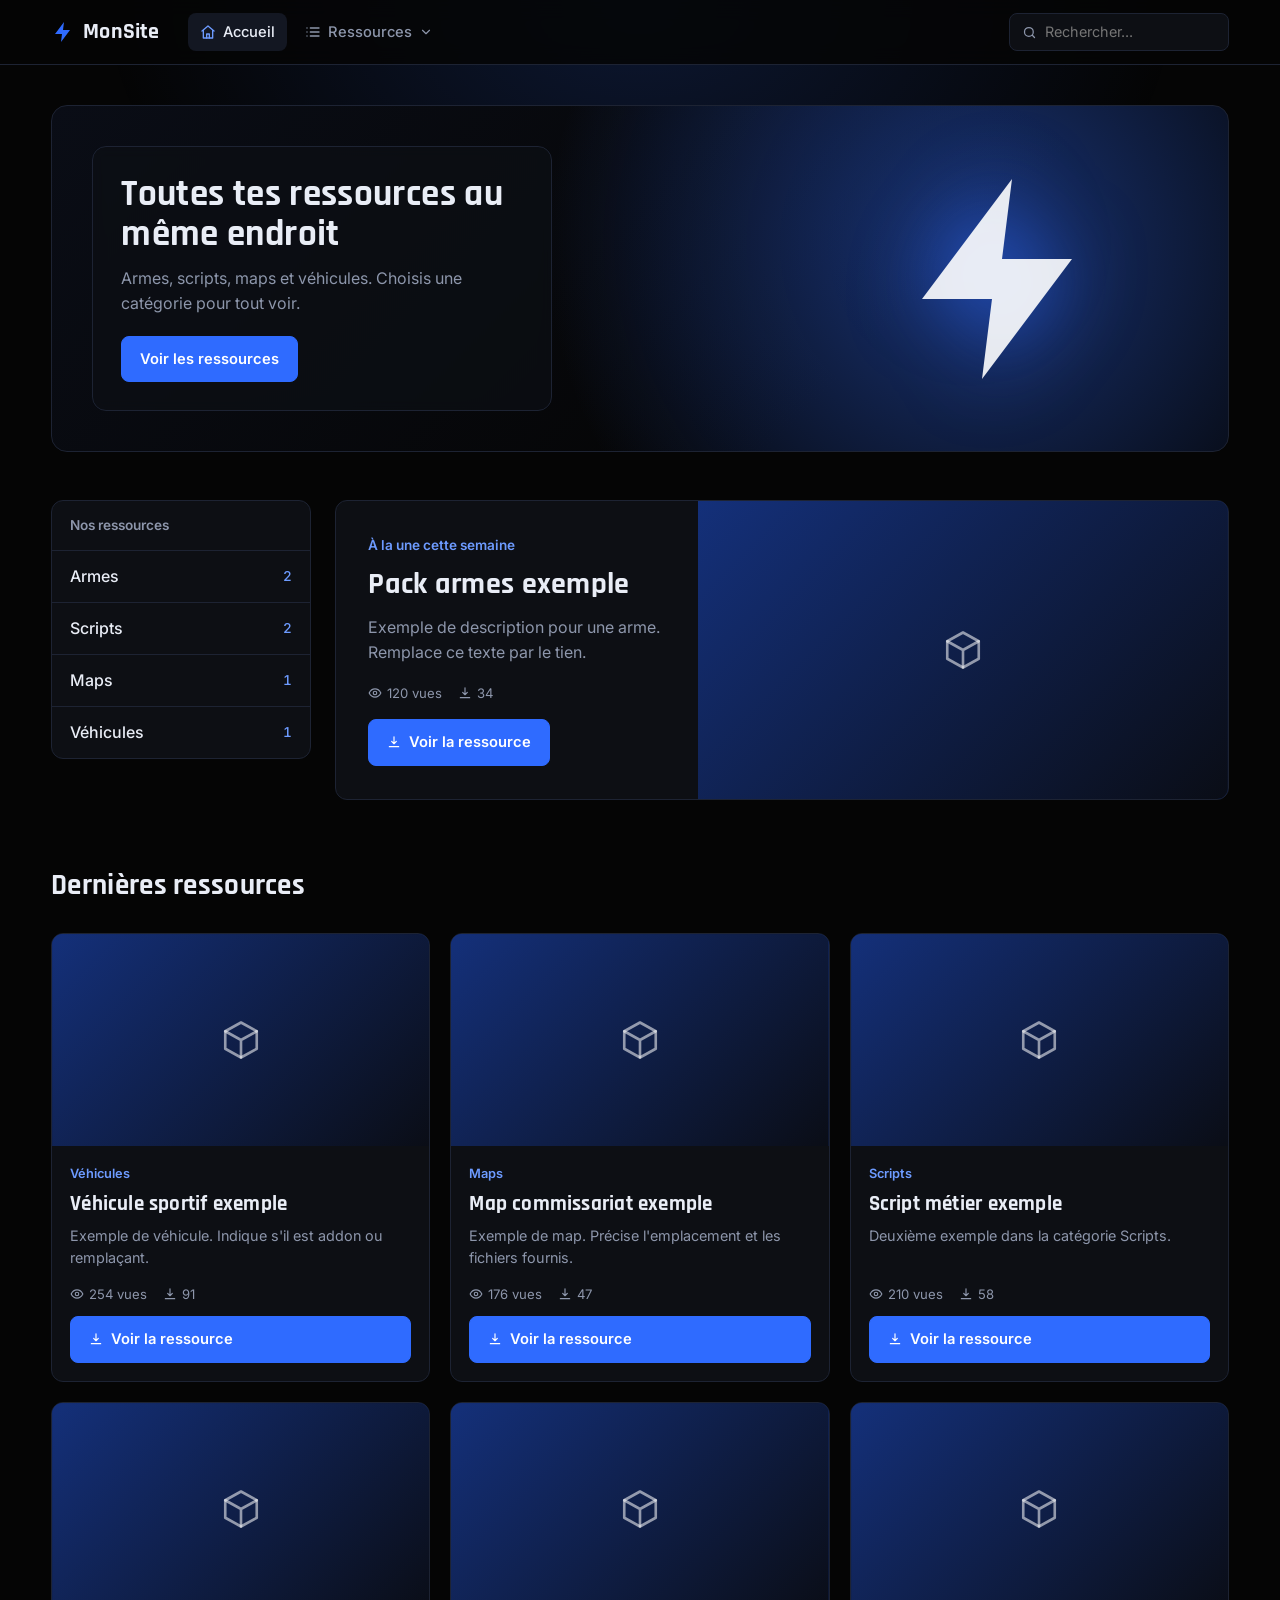
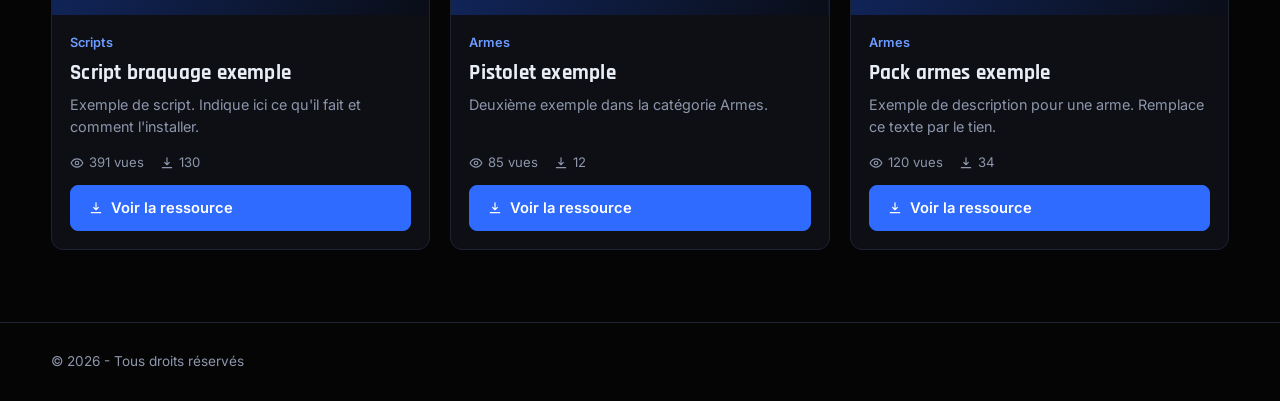
<file: index.html>
<!DOCTYPE html>
<html lang="fr">
<head>
  <meta charset="UTF-8">
  <meta name="viewport" content="width=device-width, initial-scale=1">
  <title>Accueil</title>
  <link rel="preconnect" href="https://fonts.googleapis.com">
  <link rel="preconnect" href="https://fonts.gstatic.com" crossorigin>
  <link href="https://fonts.googleapis.com/css2?family=Inter:wght@400;500;600&family=Rajdhani:wght@600;700&display=swap" rel="stylesheet">
  <link rel="stylesheet" href="style.css">
</head>
<body data-page="accueil">

  <div id="entete"></div>

  <main class="conteneur">

    <section class="banniere">
      <svg class="banniere-grand-logo" viewBox="0 0 24 24" fill="currentColor" aria-hidden="true"><path d="M13 2 4 14h7l-1 8 9-12h-7z"/></svg>
      <div class="banniere-texte">
        <h1>Toutes tes ressources au même endroit</h1>
        <p>Armes, scripts, maps et véhicules. Choisis une catégorie pour tout voir.</p>
        <a class="bouton" href="categorie.html?cat=tout">Voir les ressources</a>
      </div>
    </section>

    <section class="accueil-grille">
      <aside class="panneau">
        <div class="panneau-titre">Nos ressources</div>
        <nav class="liste-categories" id="liste-categories" aria-label="Catégories"></nav>
      </aside>
      <div id="une" class="une"></div>
    </section>

    <section>
      <div class="page-entete" style="padding-top:0">
        <h2 style="font-size:1.8rem">Dernières ressources</h2>
      </div>
      <div class="grille" id="recentes"></div>
    </section>

  </main>

  <footer class="pied">
    <div class="conteneur">© <span id="annee"></span> - Tous droits réservés</div>
  </footer>

  <script src="data.js"></script>
  <script src="app.js"></script>
</body>
</html>
</file>
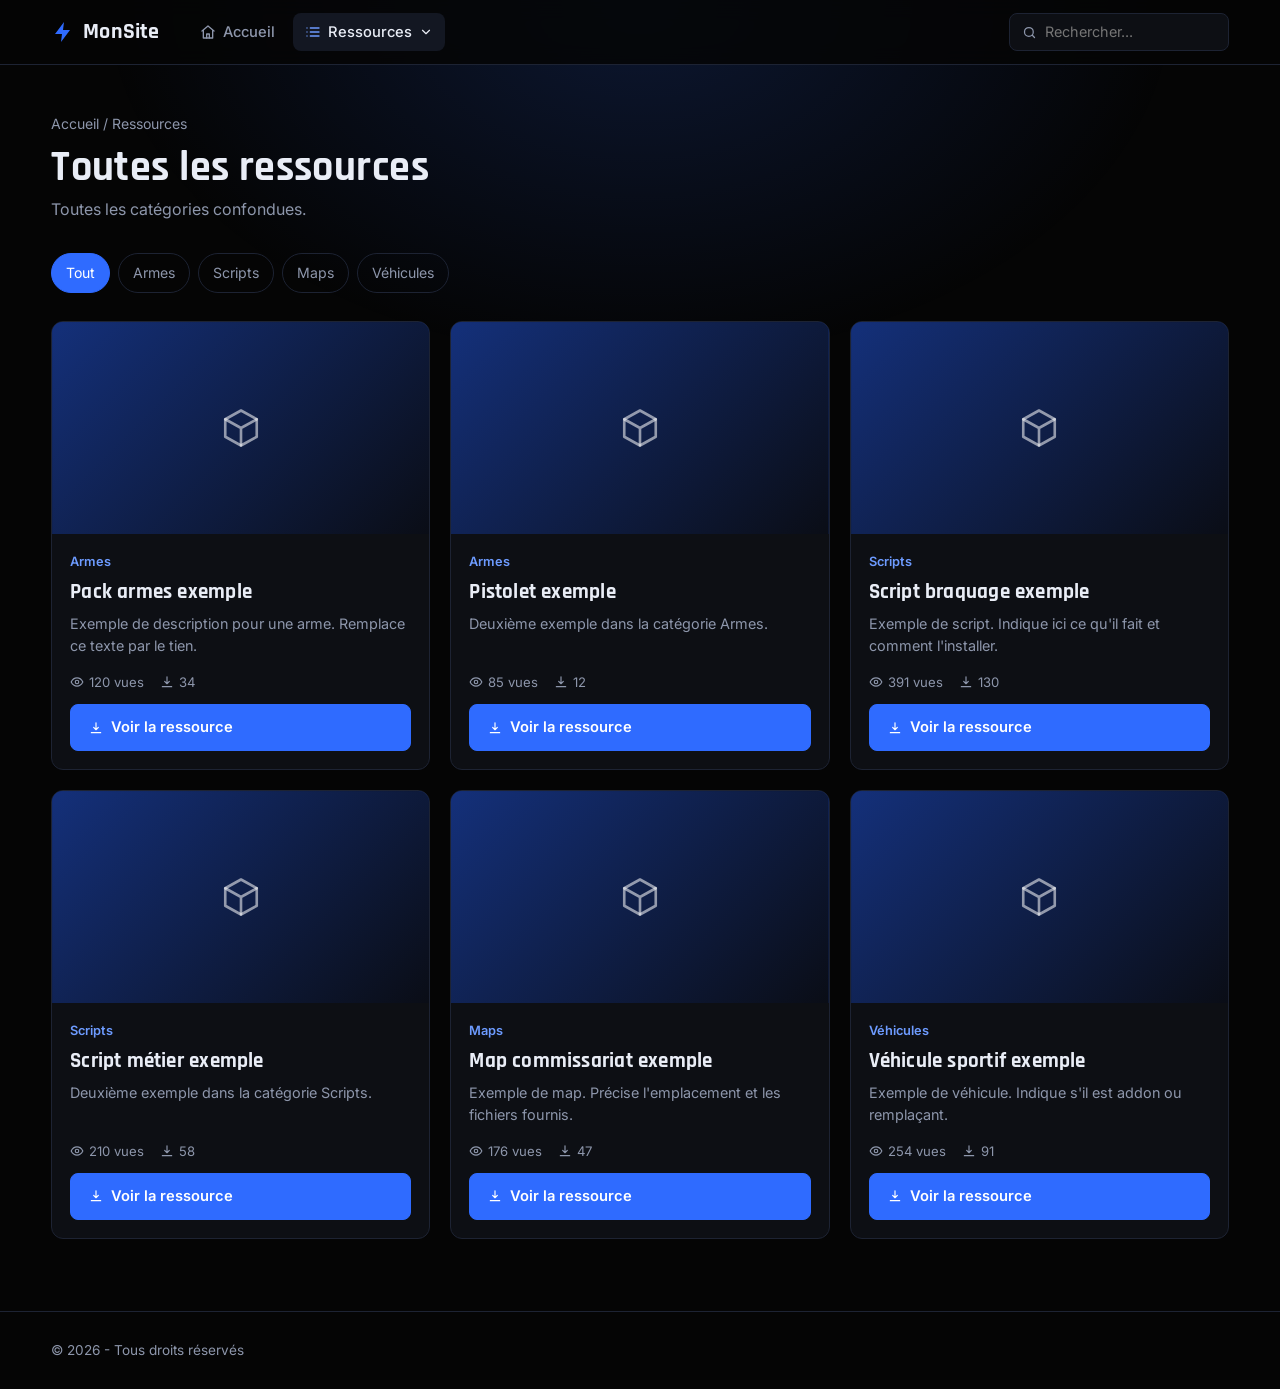
<file: categorie.html>
<!DOCTYPE html>
<html lang="fr">
<head>
  <meta charset="UTF-8">
  <meta name="viewport" content="width=device-width, initial-scale=1">
  <title>Ressources</title>
  <link rel="preconnect" href="https://fonts.googleapis.com">
  <link rel="preconnect" href="https://fonts.gstatic.com" crossorigin>
  <link href="https://fonts.googleapis.com/css2?family=Inter:wght@400;500;600&family=Rajdhani:wght@600;700&display=swap" rel="stylesheet">
  <link rel="stylesheet" href="style.css">
</head>
<body data-page="categorie">

  <div id="entete"></div>

  <main class="conteneur">
    <div class="page-entete">
      <div class="fil"><a href="index.html">Accueil</a> / Ressources</div>
      <h1 id="titre-page">Ressources</h1>
      <p id="desc-page"></p>
    </div>

    <nav class="onglets" id="onglets" aria-label="Filtrer par catégorie"></nav>

    <section class="grille" id="grille" aria-live="polite"></section>
  </main>

  <footer class="pied">
    <div class="conteneur">© <span id="annee"></span> - Tous droits réservés</div>
  </footer>

  <script src="data.js"></script>
  <script src="app.js"></script>
</body>
</html>
</file>
<file: style.css>
/* ---------- Couleurs ---------- */
:root {
  --fond: #050505;
  --surface: #0d0f14;
  --surface-2: #131722;
  --bordure: #1d2333;
  --bleu: #2f6bff;
  --bleu-clair: #6d9bff;
  --bleu-sombre: #14307a;
  --texte: #e9edf6;
  --texte-doux: #8d96ab;
  --rayon: 12px;
}

* { box-sizing: border-box; margin: 0; padding: 0; }

html { scroll-behavior: smooth; }

body {
  background: var(--fond);
  color: var(--texte);
  font-family: "Inter", system-ui, -apple-system, "Segoe UI", sans-serif;
  line-height: 1.55;
  min-height: 100vh;
}

/* halo bleu discret en haut de page */
body::before {
  content: "";
  position: fixed;
  inset: 0 0 auto 0;
  height: 520px;
  background: radial-gradient(60% 100% at 50% 0%, rgba(47, 107, 255, 0.18), transparent 70%);
  pointer-events: none;
  z-index: -1;
}

a { color: inherit; text-decoration: none; }
button { font: inherit; color: inherit; cursor: pointer; }

h1, h2, h3, .logo {
  font-family: "Rajdhani", "Inter", sans-serif;
  letter-spacing: 0.01em;
}

:focus-visible {
  outline: 2px solid var(--bleu-clair);
  outline-offset: 2px;
}

.conteneur { width: min(1200px, 92%); margin-inline: auto; }

/* ---------- En-tête ---------- */
.entete {
  position: sticky;
  top: 0;
  z-index: 50;
  background: rgba(5, 5, 5, 0.85);
  backdrop-filter: blur(10px);
  border-bottom: 1px solid var(--bordure);
}

.entete-interieur {
  display: flex;
  align-items: center;
  gap: 28px;
  height: 64px;
}

.logo {
  display: flex;
  align-items: center;
  gap: 8px;
  font-size: 1.35rem;
  font-weight: 700;
  color: var(--texte);
}
.logo svg { color: var(--bleu); }

.nav { display: flex; align-items: center; gap: 6px; flex: 1; }

.nav-lien, .nav-bouton {
  display: inline-flex;
  align-items: center;
  gap: 7px;
  padding: 8px 12px;
  border: 0;
  background: none;
  border-radius: 8px;
  font-size: 0.92rem;
  font-weight: 500;
  color: var(--texte-doux);
  transition: color 0.15s, background 0.15s;
}
.nav-lien:hover, .nav-bouton:hover,
.nav-lien.actif, .nav-bouton.actif { color: var(--texte); background: var(--surface-2); }
.nav-lien.actif svg, .nav-bouton.actif > svg:first-child { color: var(--bleu-clair); }

.menu { position: relative; }
.menu .chevron { transition: transform 0.2s; }
.menu.ouvert .chevron { transform: rotate(180deg); }

.sous-menu {
  position: absolute;
  top: calc(100% + 8px);
  left: 0;
  min-width: 220px;
  padding: 6px;
  background: var(--surface);
  border: 1px solid var(--bordure);
  border-radius: var(--rayon);
  box-shadow: 0 18px 40px rgba(0, 0, 0, 0.6), 0 0 0 1px rgba(47, 107, 255, 0.08);
  display: none;
}
.menu.ouvert .sous-menu { display: block; }

.sous-menu a {
  display: flex;
  justify-content: space-between;
  align-items: center;
  padding: 10px 12px;
  border-radius: 8px;
  font-size: 0.92rem;
  color: var(--texte);
}
.sous-menu a:hover { background: var(--bleu-sombre); }
.sous-menu a span { color: var(--texte-doux); font-size: 0.8rem; }
.sous-menu .tout { border-top: 1px solid var(--bordure); margin-top: 4px; border-radius: 0 0 8px 8px; color: var(--bleu-clair); }

.recherche {
  display: flex;
  align-items: center;
  gap: 8px;
  width: 220px;
  padding: 0 12px;
  height: 38px;
  background: var(--surface);
  border: 1px solid var(--bordure);
  border-radius: 8px;
  color: var(--texte-doux);
}
.recherche:focus-within { border-color: var(--bleu); }
.recherche input {
  flex: 1;
  min-width: 0;
  background: none;
  border: 0;
  outline: 0;
  color: var(--texte);
  font: inherit;
  font-size: 0.9rem;
}

/* ---------- Boutons ---------- */
.bouton {
  display: inline-flex;
  align-items: center;
  gap: 8px;
  padding: 11px 18px;
  border-radius: 8px;
  border: 1px solid var(--bleu);
  background: var(--bleu);
  color: #fff;
  font-weight: 600;
  font-size: 0.92rem;
  transition: background 0.15s, transform 0.1s;
}
.bouton:hover { background: #4a80ff; }
.bouton:active { transform: translateY(1px); }
.bouton.secondaire { background: transparent; border-color: var(--bordure); color: var(--texte); }
.bouton.secondaire:hover { border-color: var(--bleu); background: var(--surface-2); }

/* ---------- Bannière d'accueil ---------- */
.banniere {
  position: relative;
  margin-top: 40px;
  min-height: 340px;
  border: 1px solid var(--bordure);
  border-radius: 16px;
  overflow: hidden;
  background:
    radial-gradient(circle at 78% 40%, rgba(47, 107, 255, 0.45), transparent 45%),
    linear-gradient(135deg, #0a0d16 0%, #050505 70%);
  display: flex;
  align-items: center;
  padding: 40px;
}
.banniere-grand-logo {
  position: absolute;
  right: 9%;
  top: 50%;
  transform: translateY(-50%);
  width: 240px;
  height: 240px;
  color: rgba(255, 255, 255, 0.9);
  filter: drop-shadow(0 0 40px rgba(47, 107, 255, 0.7));
}
.banniere-texte {
  position: relative;
  max-width: 460px;
  padding: 28px;
  background: rgba(13, 15, 20, 0.75);
  border: 1px solid var(--bordure);
  border-radius: 14px;
  backdrop-filter: blur(6px);
}
.banniere-texte h1 { font-size: 2.3rem; line-height: 1.1; margin-bottom: 10px; }
.banniere-texte p { color: var(--texte-doux); margin-bottom: 20px; }

/* ---------- Bloc ressources (accueil) ---------- */
.accueil-grille {
  display: grid;
  grid-template-columns: 260px 1fr;
  gap: 24px;
  margin: 48px 0 64px;
  align-items: start;
}

.panneau {
  background: var(--surface);
  border: 1px solid var(--bordure);
  border-radius: var(--rayon);
  overflow: hidden;
}
.panneau-titre {
  padding: 14px 18px;
  font-size: 0.85rem;
  font-weight: 600;
  color: var(--texte-doux);
  border-bottom: 1px solid var(--bordure);
}
.liste-categories a {
  display: flex;
  justify-content: space-between;
  align-items: center;
  padding: 13px 18px;
  font-weight: 500;
  transition: background 0.15s;
}
.liste-categories a:hover { background: var(--surface-2); }
.liste-categories a + a { border-top: 1px solid var(--bordure); }
.liste-categories .compte { color: var(--bleu-clair); font-size: 0.85rem; font-variant-numeric: tabular-nums; }

.une {
  display: grid;
  grid-template-columns: 1fr 1fr;
  background: var(--surface);
  border: 1px solid var(--bordure);
  border-radius: var(--rayon);
  overflow: hidden;
  min-height: 300px;
}
.une-texte { padding: 32px; display: flex; flex-direction: column; justify-content: center; gap: 12px; }
.une-texte .etiquette { color: var(--bleu-clair); font-size: 0.85rem; font-weight: 600; }
.une-texte h2 { font-size: 1.9rem; line-height: 1.15; }
.une-texte p { color: var(--texte-doux); }
.une-image { min-height: 240px; }

/* ---------- Page catégorie ---------- */
.page-entete { padding: 48px 0 24px; }
.fil { color: var(--texte-doux); font-size: 0.88rem; margin-bottom: 10px; }
.fil a:hover { color: var(--bleu-clair); }
.page-entete h1 { font-size: 2.6rem; line-height: 1.1; }
.page-entete p { color: var(--texte-doux); margin-top: 6px; }

.onglets { display: flex; flex-wrap: wrap; gap: 8px; margin: 8px 0 28px; }
.onglet {
  padding: 8px 14px;
  border: 1px solid var(--bordure);
  border-radius: 999px;
  font-size: 0.88rem;
  color: var(--texte-doux);
  transition: all 0.15s;
}
.onglet:hover { color: var(--texte); border-color: var(--bleu); }
.onglet.actif { background: var(--bleu); border-color: var(--bleu); color: #fff; }

.grille {
  display: grid;
  grid-template-columns: repeat(auto-fill, minmax(280px, 1fr));
  gap: 20px;
  margin-bottom: 72px;
}

.carte {
  display: flex;
  flex-direction: column;
  background: var(--surface);
  border: 1px solid var(--bordure);
  border-radius: var(--rayon);
  overflow: hidden;
  transition: border-color 0.15s, transform 0.15s;
}
.carte:hover { border-color: var(--bleu); transform: translateY(-2px); }

.visuel {
  aspect-ratio: 16 / 9;
  background-size: cover;
  background-position: center;
  display: grid;
  place-items: center;
  color: rgba(255, 255, 255, 0.55);
  background-color: var(--bleu-sombre);
  background-image: linear-gradient(135deg, #14307a 0%, #0a0d16 100%);
}
.visuel svg { width: 42px; height: 42px; }

.carte-corps { padding: 18px; display: flex; flex-direction: column; gap: 8px; flex: 1; }
.carte-corps .cat { color: var(--bleu-clair); font-size: 0.8rem; font-weight: 600; }
.carte-corps h3 { font-size: 1.3rem; line-height: 1.2; }
.carte-corps p { color: var(--texte-doux); font-size: 0.9rem; flex: 1; }

.stats { display: flex; gap: 16px; color: var(--texte-doux); font-size: 0.82rem; margin: 6px 0 4px; }
.stats span { display: inline-flex; align-items: center; gap: 5px; }

.vide {
  grid-column: 1 / -1;
  padding: 48px 24px;
  text-align: center;
  border: 1px dashed var(--bordure);
  border-radius: var(--rayon);
  color: var(--texte-doux);
}

/* ---------- Pied de page ---------- */
.pied {
  border-top: 1px solid var(--bordure);
  padding: 28px 0;
  color: var(--texte-doux);
  font-size: 0.85rem;
}

/* ---------- Mobile ---------- */
@media (max-width: 860px) {
  .entete-interieur { gap: 12px; height: auto; padding: 10px 0; flex-wrap: wrap; }
  .recherche { width: 100%; order: 3; }
  .nav { flex: 1 1 auto; }
  .banniere { padding: 20px; }
  .banniere-grand-logo { display: none; }
  .accueil-grille { grid-template-columns: 1fr; }
  .une { grid-template-columns: 1fr; }
  .une-image { order: -1; min-height: 180px; }
  .page-entete h1 { font-size: 2.1rem; }
}

@media (prefers-reduced-motion: reduce) {
  * { transition: none !important; scroll-behavior: auto !important; }
}
</file>
